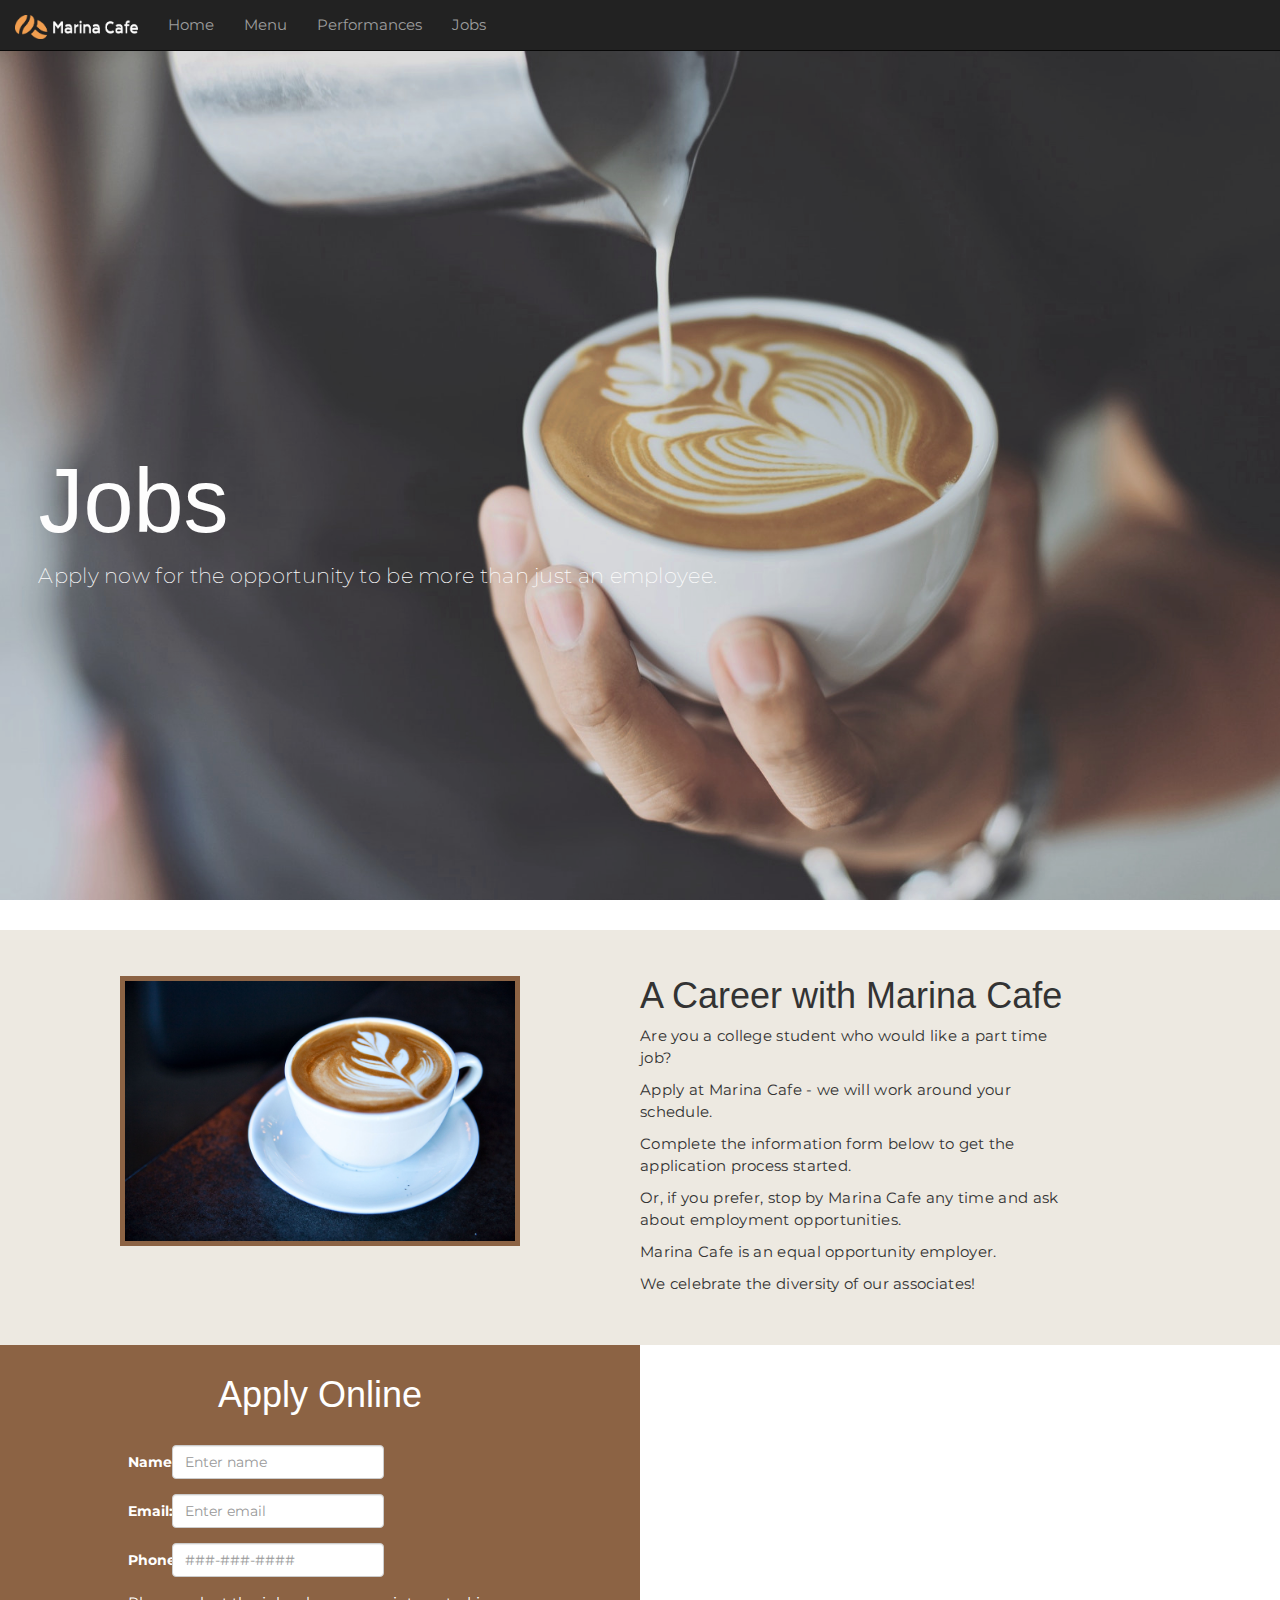
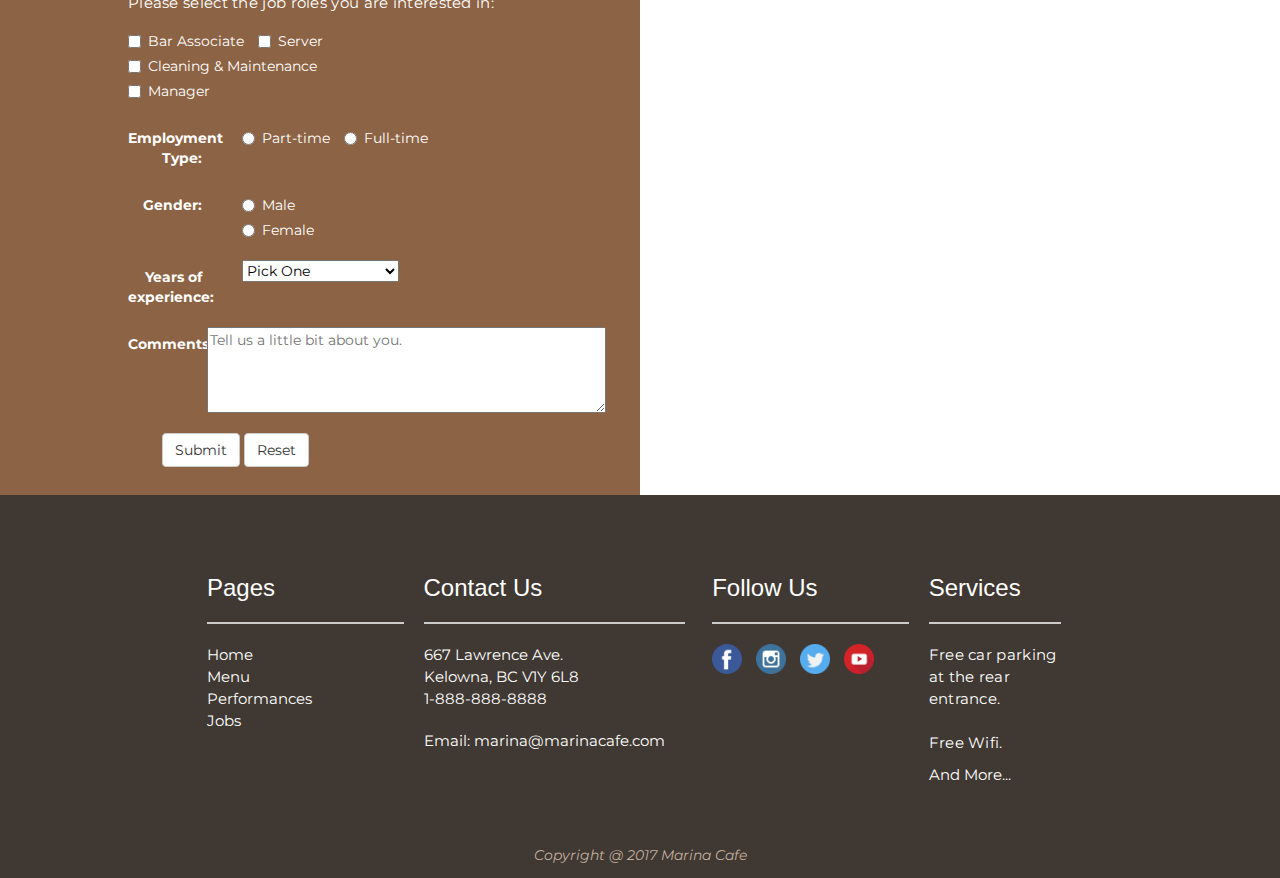
<file: job.html>
<!DOCTYPE html>
<html>

<head>
    <meta charset="utf-8">
    <title>
        Marina Cafe Jobs
    </title>
    <meta content="IE=edge" http-equiv="X-UA-Compatible">
    <meta content="BCIT CST: Web Development Assignment 2" name="description">
    <meta content="width=device-width, initial-scale=1, user-scalable=0" name="viewport">
    <link href="images/icon.ico" rel="shortcut icon">
    <!-- Stylesheet -->
    <link href="css/bootstrap.min.css" rel="stylesheet">
    <link href="css/main.css" rel="stylesheet">
    <link href="https://fonts.googleapis.com/css?family=Montserrat" rel="stylesheet">
    <!-- END stylesheet -->
</head>

<body>
    <nav class="navbar navbar-inverse navbar-fixed-top">
        <div class="container-fluid">
            <div class="navbar-header">
                <a class="navbar-brand" href="index.html"><img alt="Logo" id="logo" src="images/logo.png">
                </a>
                <button class="navbar-toggle" data-target=".navbar-ex1-collapse" data-toggle="collapse" type="button"><span class="sr-only">Toggle navigation</span> <span class="icon-bar"></span> <span class="icon-bar"></span> <span class="icon-bar"></span>
                </button>
            </div>
            <div class="collapse navbar-collapse navbar-ex1-collapse">
                <ul class="nav navbar-nav">
                    <li>
                        <a href="index.html">Home</a>
                    </li>
                    <li>
                        <a href="menu.html">Menu</a>
                    </li>
                    <li>
                        <a href="performance.html">Performances</a>
                    </li>
                    <li>
                        <a href="job.html">Jobs</a>
                    </li>
                </ul>
            </div>
        </div>
    </nav>
    <div class="jumbotron">
        <div class="parallax" id="banner1" style="background-image: url('images/banner8.jpg')">
            <div class="intro">
                <h1>
                        Jobs
                    </h1>
                <p>
                    Apply now for the opportunity to be more than just an employee.
                </p>
            </div>
        </div>
    </div>
    <div class="job-title container-fluid">
        <div class="col-lg-6 col-md-6 col-sm-6 col-xs-12 hidden-sm hidden-xs">
            <img alt="Coffee cup" class="center-block coffee-cup" src="images/job-coffee.jpg">
        </div>
        <div class="col-lg-4 col-md-6 col-sm-12 col-xs-12">
            <h1>
                    A Career with Marina Cafe
                </h1>
            <p>
                Are you a college student who would like a part time job?
            </p>
            <p>
                Apply at Marina Cafe - we will work around your schedule.
            </p>
            <p>
                Complete the information form below to get the application process started.
            </p>
            <p>
                Or, if you prefer, stop by Marina Cafe any time and ask about employment opportunities.
            </p>
            <p>
                Marina Cafe is an equal opportunity employer.
            </p>
            <p>
                We celebrate the diversity of our associates!
            </p>
        </div>
    </div>
    <div class="container-fluid">
        <div class="hidden-lg col-ms-12 col-sm-12 hidden-xs parallax" id="banner5-2" style="background-image: url('images/banner5.jpg')">
        </div>
        <div class="apply col-lg-6 col-md-12 col-xs-12">
            <h1>
                    Apply Online
                </h1>
            <form class="form-horizontal" method="post" action="job_application.php">
                <div class="form-group">
                    <label class="control-label col-sm-1" for="name">Name:</label>
                    <div class="col-sm-7">
                        <input type="text" class="form-control" id="name" placeholder="Enter name" required="required">
                    </div>
                </div>
                <div class="form-group">
                    <label class="control-label col-sm-1" for="email">Email:</label>
                    <div class="col-sm-7">
                        <input type="email" class="form-control" id="email" placeholder="Enter email" required="required">
                    </div>
                </div>
                <div class="form-group">
                    <label class="control-label col-sm-1" for="phone">Phone:</label>
                    <div class="col-sm-7">
                        <input type="tel" class="form-control" id="phone" placeholder="###-###-####" required="required">
                    </div>
                </div>
                <p>Please select the job roles you are interested in:</p>
                <div class="form-group">
                    <div class="col-sm-offset-0 col-sm-8">
                        <div class="checkbox">
                            <label>
                                <input type="checkbox" name="bar" id="bar" value="yes">Bar Associate</label>
                            <label>
                                <input type="checkbox" name="server" id="server" value="yes">Server</label>
                            <label>
                                <input type="checkbox" name="clean" id="clean" value="yes">Cleaning & Maintenance</label>
                            <label>
                                <input type="checkbox" name="manager" id="manager" value="yes">Manager</label>
                        </div>
                    </div>
                </div>
                <div class="form-group">
                    <label class="control-label col-sm-3">Employment Type:</label>
                    <div class="col-sm-offset-0 col-sm-7">
                        <div class="radio">
                            <label>
                                <input type="radio" name="employmentType" id="typePart" value="part">Part-time</label>
                            <label>
                                <input type="radio" name="employmentType" id="typeFull" value="full">Full-time</label>
                        </div>
                    </div>
                </div>
                <div class="form-group">
                    <label class="control-label col-sm-3">Gender:</label>
                    <div class="col-sm-offset-0 col-sm-4">
                        <div class="radio">
                            <label>
                                <input type="radio" name="gender" id="genderMale" value="male">Male</label>
                            <label>
                                <input type="radio" name="gender" id="genderFemale" value="female">Female</label>
                        </div>
                    </div>
                </div>
                <div class="form-group">
                    <label class="control-label col-sm-3" for="experience">Years of experience:</label>
                    <div class="col-sm-offset-0 col-sm-4">
                        <select size="1" name="experience" id="experience">
                            <option>Pick One</option>
                            <option value="No experience">No experience</option>
                            <option value="Less than 1 year">Less than 1 year</option>
                            <option value="More than 1 year">More than 1 year</option>
                        </select>
                    </div>
                </div>
                <div class="form-group">
                    <label class="control-label col-sm-2" for="comments">Comments:</label>
                    <div class="col-sm-7">
                        <textarea name="comments" id="comments" cols="40" rows="4" placeholder="Tell us a little bit about you."></textarea>
                    </div>
                </div>
                <div class="form-group">
                    <div class="col-sm-offset-1 col-sm-7">
                        <button type="submit" class="btn btn-default">Submit</button>
                        <button type="reset" class="btn btn-default">Reset</button>
                    </div>
                </div>
            </form>
        </div>
        <div class="col-lg-6 hidden-md hidden-sm hidden-xs parallax" id="banner5" style="background-image: url('images/banner5.jpg')">
        </div>
    </div>
    <footer class="container-fluid">
        <div class="footer">
            <div class="col-lg-3 col-sm-6">
                <h3>
                        Pages
                    </h3>
                <hr>
                <ul>
                    <li>
                        <a href="index.html">Home</a>
                    </li>
                    <li>
                        <a href="menu.html">Menu</a>
                    </li>
                    <li>
                        <a href="performance.html">Performances</a>
                    </li>
                    <li>
                        <a href="job.html">Jobs</a>
                    </li>
                </ul>
            </div>
            <div class="col-lg-4 col-sm-6">
                <h3>
                        Contact Us
                    </h3>
                <hr>
                <address>
                        667 Lawrence Ave.<br>
                        Kelowna, BC V1Y 6L8<br>
                        1-888-888-8888
                    </address><a href='mailt&#111;&#58;mari&#110;a&#64;m%6&#49;r&#105;nac%61fe&#46;%&#54;3&#111;&#37;6D'>Email: marina@marinacafe.com</a>

            </div>
            <div class="col-lg-3 col-sm-6">
                <h3>
                        Follow Us
                    </h3>
                <hr>
                <ul class="list-inline">
                    <li>
                        <a href="#"><img alt="facebook-icon" src="images/facebook.png">
                        </a>
                    </li>
                    <li>
                        <a href="#"><img alt="instagram-icon" src="images/instagram.png">
                        </a>
                    </li>
                    <li>
                        <a href="#"><img alt="twitter-icon" src="images/twitter.png">
                        </a>
                    </li>
                    <li>
                        <a href="#"><img alt="youtube-icon" src="images/youtube.png">
                        </a>
                    </li>
                </ul>
            </div>
            <div class="col-lg-2 col-sm-6">
                <h3>
                        Services
                    </h3>
                <hr>
                <p>
                    Free car parking at the rear entrance.
                    <br />
                    <br /> Free Wifi.
                </p>
                <a href="menu.html">
                    And More...
                </a>
            </div>
        </div>
    </footer>
    <div class="container-fluid copyright">
        <em>Copyright @ 2017 Marina Cafe</em>
    </div>
    <script src="js/jquery-3.2.1.min.js">
    </script>
    <script src="js/bootstrap.min.js">
    </script>
</body>

</html>
</file>
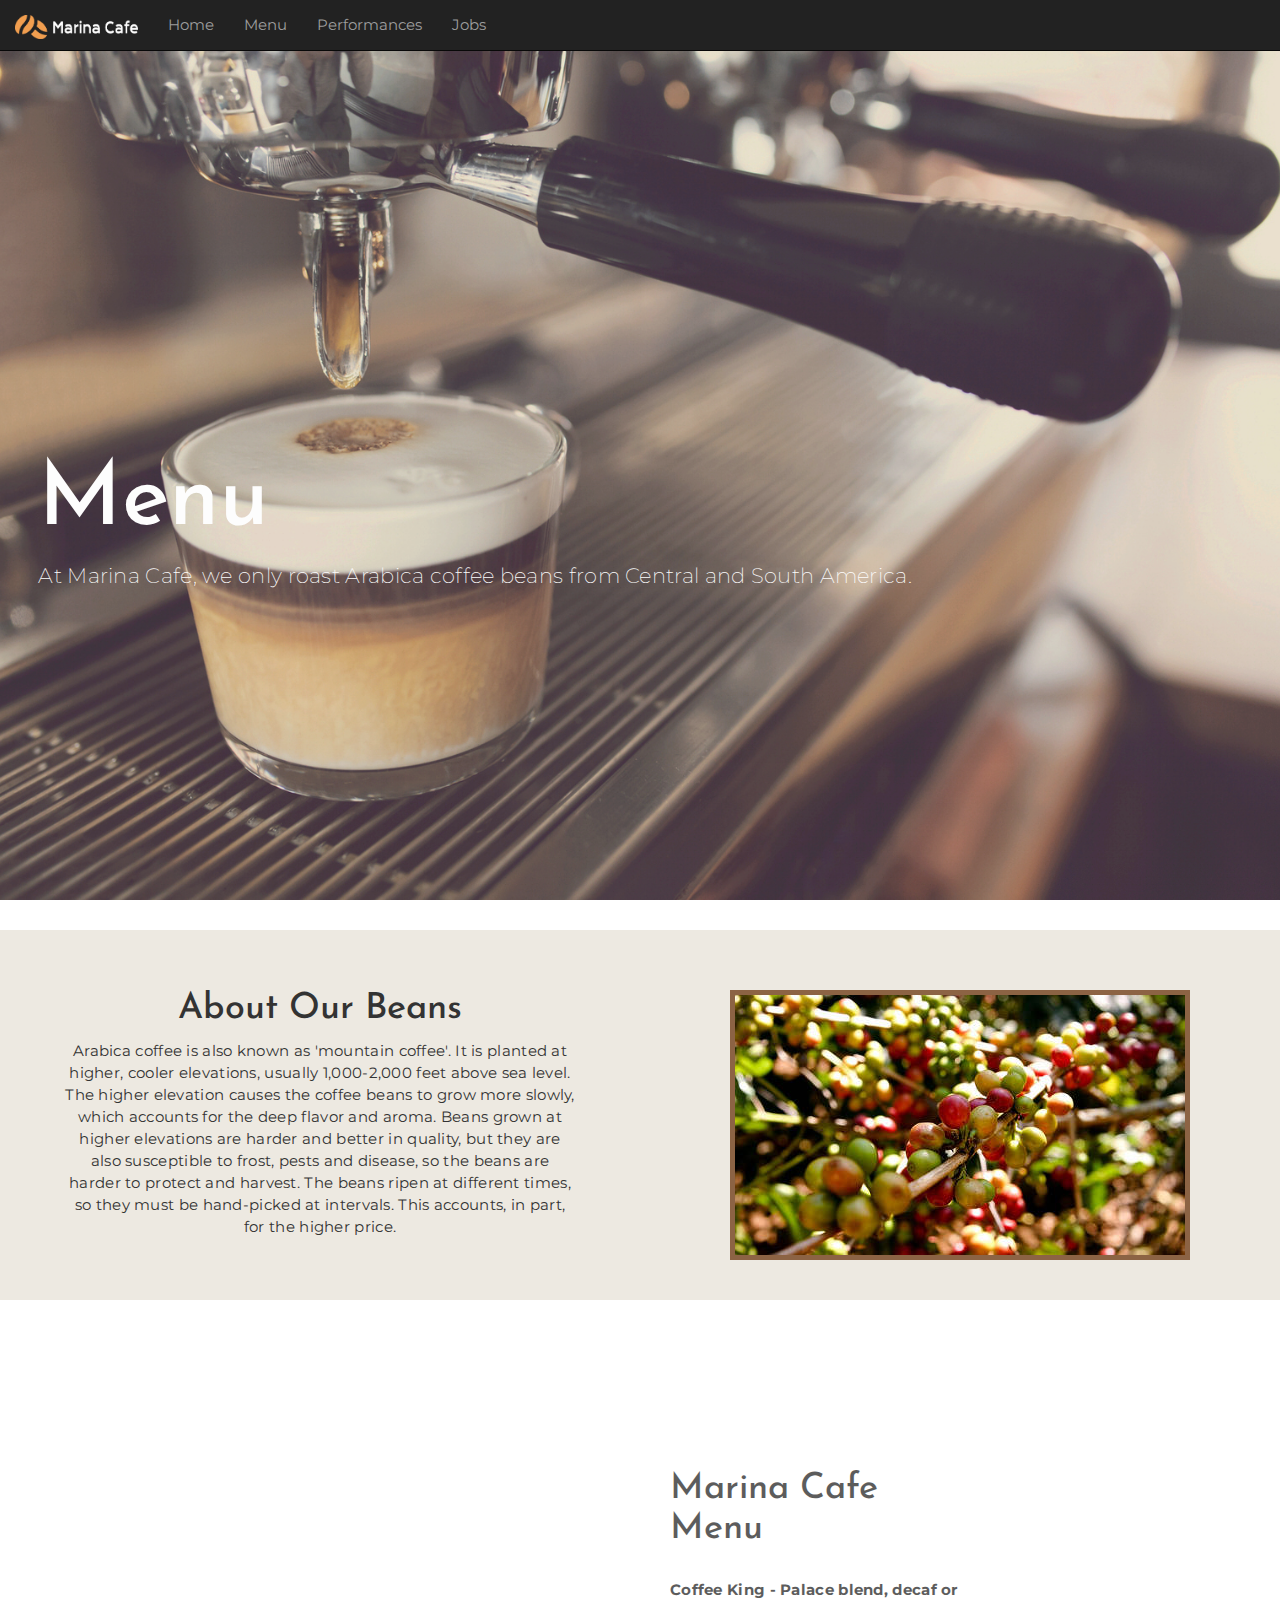
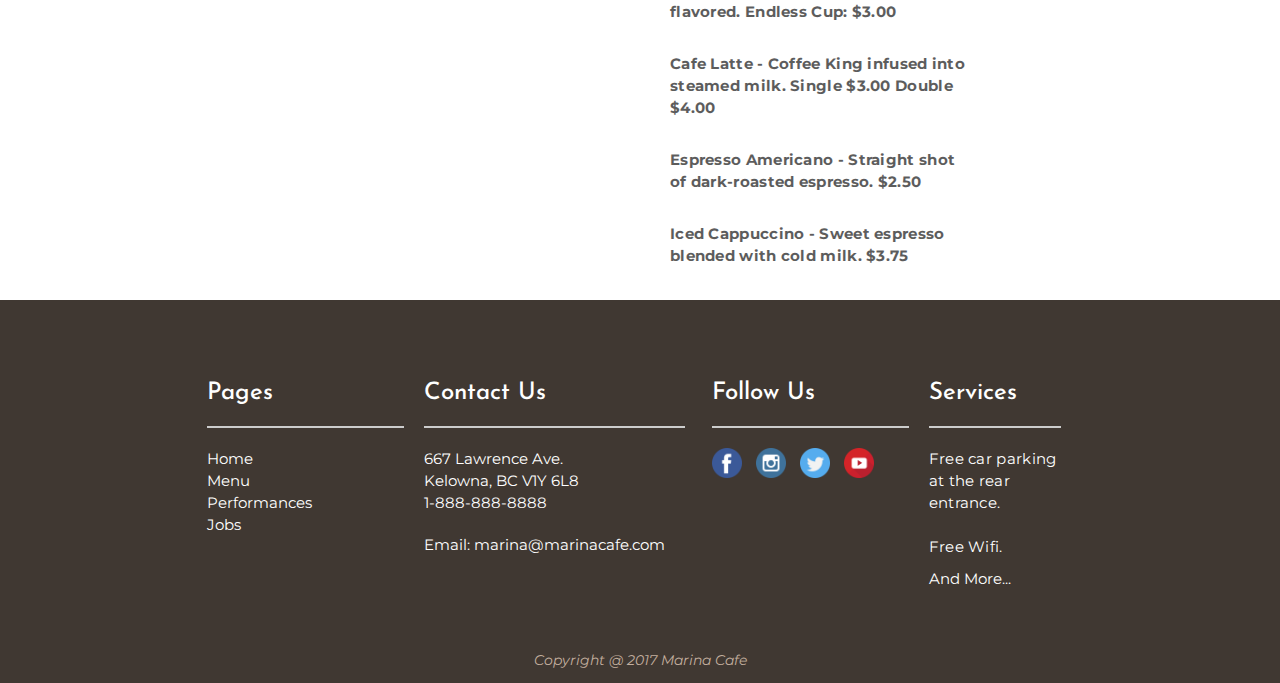
<file: menu.html>
<!DOCTYPE html>
<html>

<head>
    <meta charset="utf-8">
    <title>
        Marina Cafe Menu
    </title>
    <meta content="IE=edge" http-equiv="X-UA-Compatible">
    <meta content="BCIT CST: Web Development Assignment 2" name="description">
    <meta content="width=device-width, initial-scale=1, user-scalable=0" name="viewport">
    <link href="images/icon.ico" rel="shortcut icon">
    <!-- Stylesheet -->
    <link href="css/bootstrap.min.css" rel="stylesheet">
    <link href="css/main.css" rel="stylesheet">
    <link href="https://fonts.googleapis.com/css?family=Montserrat" rel="stylesheet">
    <link href="https://fonts.googleapis.com/css?family=Josefin+Sans:600" rel="stylesheet">
    <!-- END stylesheet -->
</head>

<body>
    <nav class="navbar navbar-inverse navbar-fixed-top">
        <div class="container-fluid">
            <div class="navbar-header">
                <a class="navbar-brand" href="index.html"><img alt="Logo" id="logo" src="images/logo.png">
                </a>
                <button class="navbar-toggle" data-target=".navbar-ex1-collapse" data-toggle="collapse" type="button"><span class="sr-only">Toggle navigation</span> <span class="icon-bar"></span> <span class="icon-bar"></span> <span class="icon-bar"></span>
                </button>
            </div>
            <div class="collapse navbar-collapse navbar-ex1-collapse">
                <ul class="nav navbar-nav">
                    <li>
                        <a href="index.html">Home</a>
                    </li>
                    <li>
                        <a href="menu.html">Menu</a>
                    </li>
                    <li>
                        <a href="performance.html">Performances</a>
                    </li>
                    <li>
                        <a href="job.html">Jobs</a>
                    </li>
                </ul>
            </div>
        </div>
    </nav>
    <div class="jumbotron">
        <div class="parallax" id="banner1" style="background-image: url('images/banner7.jpg')">
            <div class="intro">
                <h1>
                    Menu
                    </h1>
                <p>
                    At Marina Cafe, we only roast Arabica coffee beans from Central and South America.
                </p>
            </div>
        </div>
    </div>
    <div class="about-beans container-fluid">
        <div class="col-lg-6 col-md-6 col-sm-12 col-xs-12">
            <h1>
                    About Our Beans
                </h1>
            <p>
                Arabica coffee is also known as 'mountain coffee'. It is planted at higher, cooler elevations, usually 1,000-2,000 feet above sea level. The higher elevation causes the coffee beans to grow more slowly, which accounts for the deep flavor and aroma. Beans grown at higher elevations are harder and better in quality, but they are also susceptible to frost, pests and disease, so the beans are harder to protect and harvest. The beans ripen at different times, so they must be hand-picked at intervals. This accounts, in part, for the higher price.
            </p>
        </div>
        <div class="col-lg-6 col-md-6 hidden-xs hidden-sm">
            <img alt="Arabica Beans" class="arabica" src="images/arabica.jpg">
        </div>
    </div>
    <div class="container-fluid parallax" id="banner4" style="background-image: url('images/banner4.jpg')">
        <div class="col-lg-6 cold-md-6 col-xs-12">
        </div>
        <div class="col-lg-6 col-md-12 col-xs-12 menu-items">
            <div class="col-lg-6 col-md-12 col-xs-12 menu-text">
                <h1>
                    Marina Cafe Menu
                </h1>
                <br />
                <p>
                    Coffee King - Palace blend, decaf or flavored. Endless Cup: $3.00
                </p>
                <br />
                <p>
                    Cafe Latte - Coffee King infused into steamed milk. Single $3.00 Double $4.00
                </p>
                <br />
                <p>
                    Espresso Americano - Straight shot of dark-roasted espresso. $2.50
                </p>
                <br />
                <p>
                    Iced Cappuccino - Sweet espresso blended with cold milk. $3.75
                </p>
                <br />
            </div>
        </div>
    </div>
    <footer class="container-fluid">
        <div class="footer">
            <div class="col-lg-3 col-sm-6">
                <h3>
                        Pages
                    </h3>
                <hr>
                <ul>
                    <li>
                        <a href="index.html">Home</a>
                    </li>
                    <li>
                        <a href="menu.html">Menu</a>
                    </li>
                    <li>
                        <a href="performance.html">Performances</a>
                    </li>
                    <li>
                        <a href="job.html">Jobs</a>
                    </li>
                </ul>
            </div>
            <div class="col-lg-4 col-sm-6">
                <h3>
                        Contact Us
                    </h3>
                <hr>
                <address>
                        667 Lawrence Ave.<br>
                        Kelowna, BC V1Y 6L8<br>
                        1-888-888-8888
                    </address><a href='mailt&#111;&#58;mari&#110;a&#64;m%6&#49;r&#105;nac%61fe&#46;%&#54;3&#111;&#37;6D'>Email: marina@marinacafe.com</a>

            </div>
            <div class="col-lg-3 col-sm-6">
                <h3>
                        Follow Us
                    </h3>
                <hr>
                <ul class="list-inline">
                    <li>
                        <a href="#"><img alt="facebook-icon" src="images/facebook.png">
                        </a>
                    </li>
                    <li>
                        <a href="#"><img alt="instagram-icon" src="images/instagram.png">
                        </a>
                    </li>
                    <li>
                        <a href="#"><img alt="twitter-icon" src="images/twitter.png">
                        </a>
                    </li>
                    <li>
                        <a href="#"><img alt="youtube-icon" src="images/youtube.png">
                        </a>
                    </li>
                </ul>
            </div>
            <div class="col-lg-2 col-sm-6">
                <h3>
                        Services
                    </h3>
                <hr>
                <p>
                    Free car parking at the rear entrance.
                    <br />
                    <br /> Free Wifi.
                </p>
                <a href="menu.html">
                    And More...
                </a>
            </div>
        </div>
    </footer>
    <div class="container-fluid copyright">
        <em>Copyright @ 2017 Marina Cafe</em>
    </div>
    <script src="js/jquery-3.2.1.min.js">
    </script>
    <script src="js/bootstrap.min.js">
    </script>
</body>

</html>
</file>
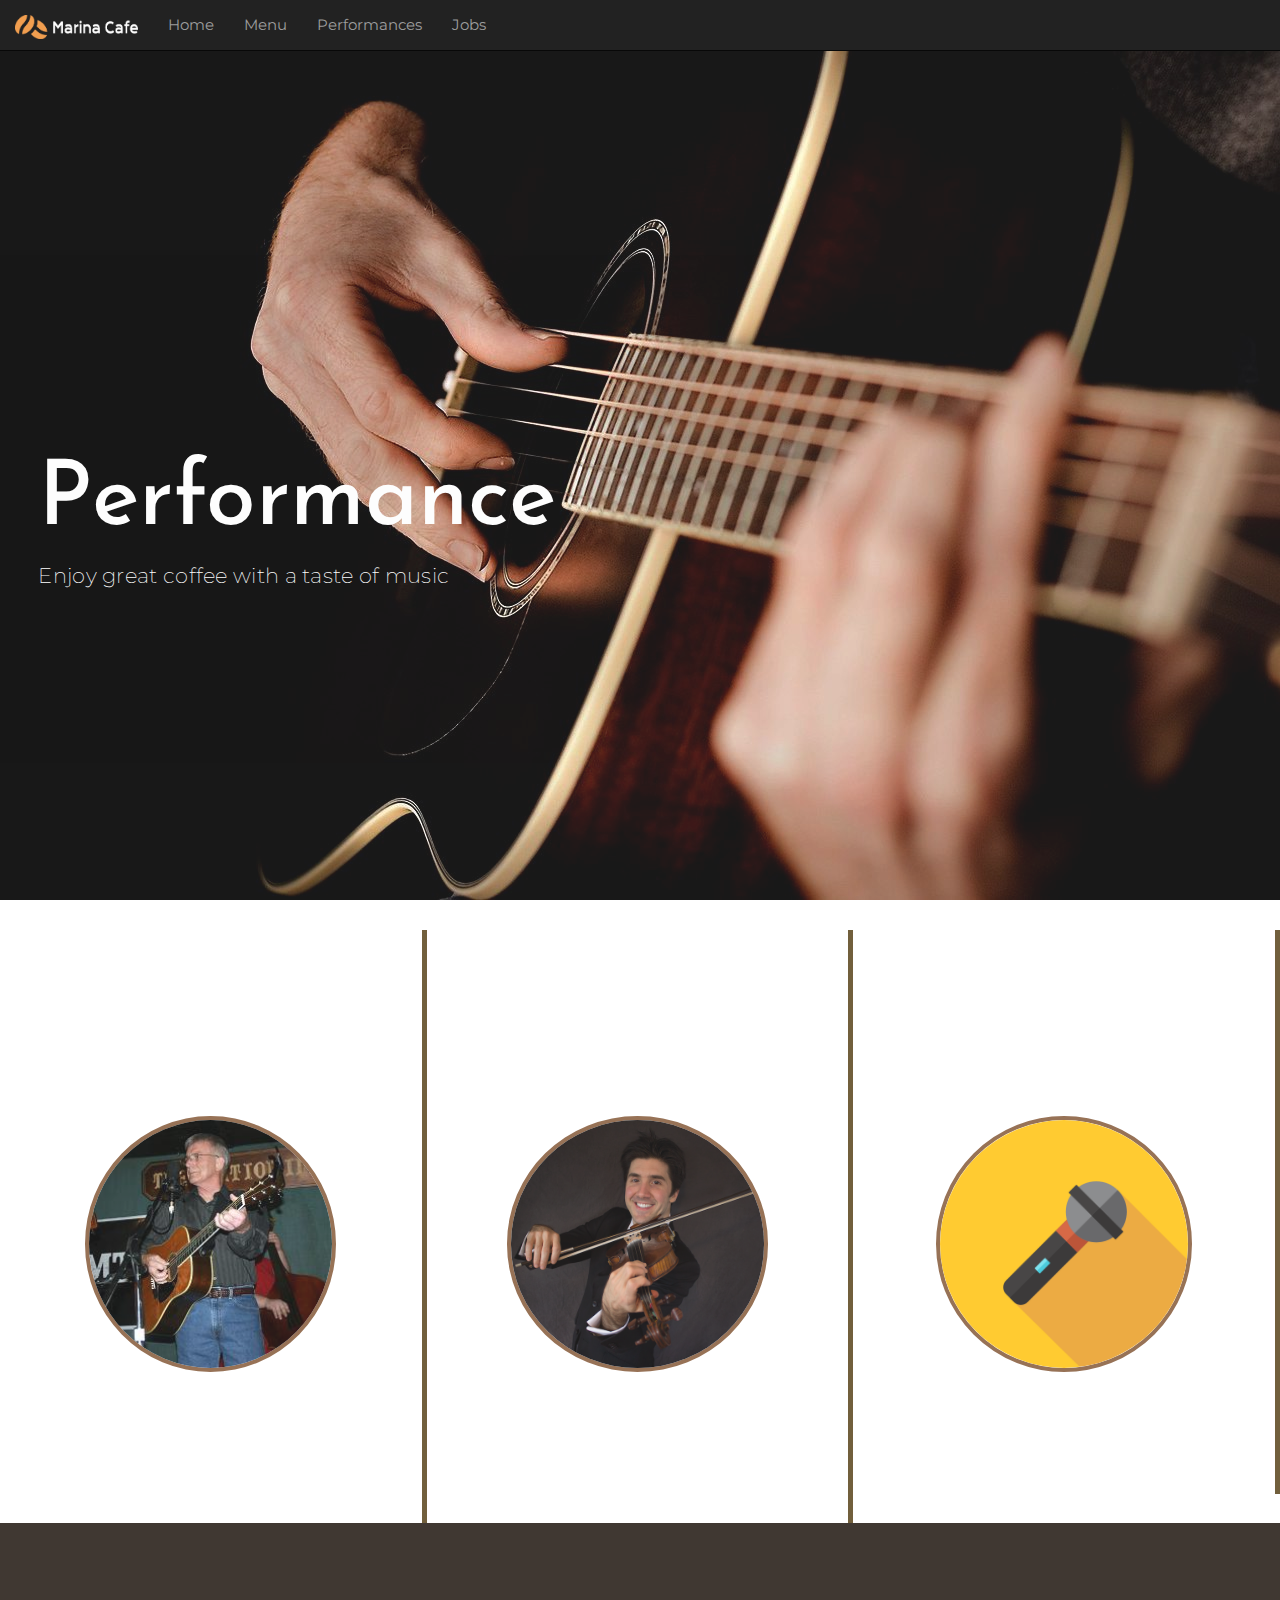
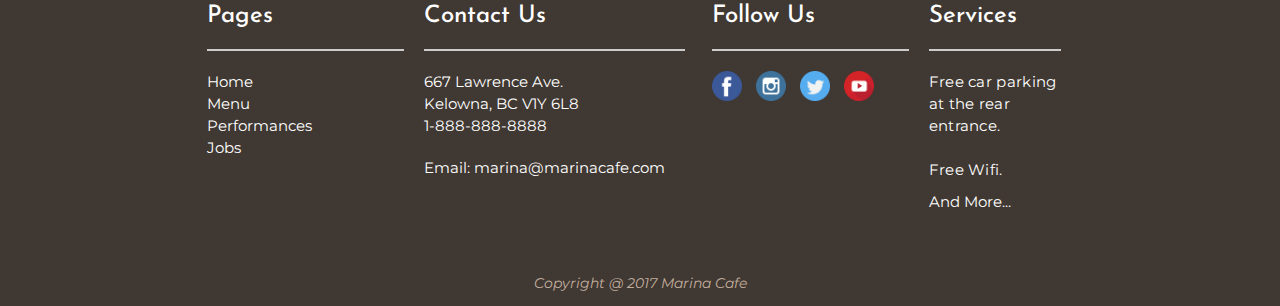
<file: performance.html>
<!DOCTYPE html>
<html>

<head>
    <meta charset="utf-8">
    <title>
        Marina Cafe Performance
    </title>
    <meta content="IE=edge" http-equiv="X-UA-Compatible">
    <meta content="BCIT CST: Web Development Assignment 2" name="description">
    <meta content="width=device-width, initial-scale=1, user-scalable=0" name="viewport">
    <link href="images/icon.ico" rel="shortcut icon">
    <!-- Stylesheet -->
    <link href="css/bootstrap.min.css" rel="stylesheet">
    <link href="css/main.css" rel="stylesheet">
    <link href="https://fonts.googleapis.com/css?family=Montserrat" rel="stylesheet">
    <link href="https://fonts.googleapis.com/css?family=Josefin+Sans:600" rel="stylesheet">
    <!-- END stylesheet -->
</head>

<body>
    <nav class="navbar navbar-inverse navbar-fixed-top">
        <div class="container-fluid">
            <div class="navbar-header">
                <a class="navbar-brand" href="index.html"><img alt="Logo" id="logo" src="images/logo.png">
                </a>
                <button class="navbar-toggle" data-target=".navbar-ex1-collapse" data-toggle="collapse" type="button"><span class="sr-only">Toggle navigation</span> <span class="icon-bar"></span> <span class="icon-bar"></span> <span class="icon-bar"></span>
                </button>
            </div>
            <div class="collapse navbar-collapse navbar-ex1-collapse">
                <ul class="nav navbar-nav">
                    <li>
                        <a href="index.html">Home</a>
                    </li>
                    <li>
                        <a href="menu.html">Menu</a>
                    </li>
                    <li>
                        <a href="performance.html">Performances</a>
                    </li>
                    <li>
                        <a href="job.html">Jobs</a>
                    </li>
                </ul>
            </div>
        </div>
    </nav>
    <div class="jumbotron">
        <div class="parallax" id="banner1" style="background-image: url('images/banner6.jpg')">
            <div class="intro performance-title">
                <h1>
                        Performance
                    </h1>
                <p>
                    Enjoy great coffee with a taste of music
                </p>
            </div>
        </div>
    </div>
    <div class="container-fluid parallax performance-parallax" style="background-image: url('images/banner9.jpg')">
        <div class="col-lg-4 col-md-12 col-sm-12 col-xs-12 performance-event">
            <p>November 2017</p>
            <h1>J.T.Gray</h1>

            <img src="images/JTGray.jpg" alt="J.T.Gray" class="portrait" />

            <p>
                J.T.Gray will be back to entertain us with his unique folk music.
            </p>
            <hr />
        </div>
        <div class="col-lg-4 col-md-12 col-sm-12 col-xs-12 performance-event">
            <p>December 2017</p>
            <h1>Brian Arrowwood</h1>
            <img src="images/brian_portrait.png" alt="Brian" class="portrait" />
            <p>
                Brian Arrowwood will sooth your soul with his violin music!
            </p>
            <hr />
        </div>
        <div class="col-lg-4 col-md-12 col-sm-12 col-xs-12 performance-event">
            <p>March 2018</p>
            <h1>Karaoke Night!!!</h1>
            <img src="images/karaoke.png" alt="Karaoke" class="portrait" />
            <p>
                Free for everyone.
            </p>

        </div>
    </div>
    <footer class="container-fluid">
        <div class="footer">
            <div class="col-lg-3 col-sm-6">
                <h3>
                        Pages
                    </h3>
                <hr>
                <ul>
                    <li>
                        <a href="index.html">Home</a>
                    </li>
                    <li>
                        <a href="menu.html">Menu</a>
                    </li>
                    <li>
                        <a href="performance.html">Performances</a>
                    </li>
                    <li>
                        <a href="job.html">Jobs</a>
                    </li>
                </ul>
            </div>
            <div class="col-lg-4 col-sm-6">
                <h3>
                        Contact Us
                    </h3>
                <hr>
                <address>
                        667 Lawrence Ave.<br>
                        Kelowna, BC V1Y 6L8<br>
                        1-888-888-8888
                    </address><a href='mailt&#111;&#58;mari&#110;a&#64;m%6&#49;r&#105;nac%61fe&#46;%&#54;3&#111;&#37;6D'>Email: marina@marinacafe.com</a>

            </div>
            <div class="col-lg-3 col-sm-6">
                <h3>
                        Follow Us
                    </h3>
                <hr>
                <ul class="list-inline">
                    <li>
                        <a href="#"><img alt="facebook-icon" src="images/facebook.png">
                        </a>
                    </li>
                    <li>
                        <a href="#"><img alt="instagram-icon" src="images/instagram.png">
                        </a>
                    </li>
                    <li>
                        <a href="#"><img alt="twitter-icon" src="images/twitter.png">
                        </a>
                    </li>
                    <li>
                        <a href="#"><img alt="youtube-icon" src="images/youtube.png">
                        </a>
                    </li>
                </ul>
            </div>
            <div class="col-lg-2 col-sm-6">
                <h3>
                        Services
                    </h3>
                <hr>
                <p>
                    Free car parking at the rear entrance.
                    <br />
                    <br /> Free Wifi.
                </p>
                <a href="menu.html">
                    And More...
                </a>
            </div>
        </div>
    </footer>
    <div class="container-fluid copyright">
        <em>Copyright @ 2017 Marina Cafe</em>
    </div>
    <script src="js/jquery-3.2.1.min.js">
    </script>
    <script src="js/bootstrap.min.js">
    </script>
</body>

</html>
</file>
<file: css/main.css>
/* General Styling and Home Page */

body {
    font-family: 'Montserrat', sans-serif;
}
h1,
h2,
h3 {
    font-family: 'Josefin Sans', sans-serif;
}
.col-xs-6,
.col-sm-6,
.col-md-6,
.col-lg-6,
.container-fluid {
    padding-right: 0px;
    padding-left: 0px;
}
ul {
    list-style: none;
    padding-left: 0px;
}
#logo {
    height: 120%;
}
.navbar-nav {
    text-align: center;
}
.navbar-brand {
    padding-left: 30px;
}
.intro {
    z-index: 2;
    padding-top: 30%;
    padding-left: 3%;
    color: white;
}
.intro h1 {
    font-size: 90px;
}
.jumbotron,
.parallax {
    height: 100vh;
}
.parallax {
    opacity: 0.9;
    background-attachment: fixed;
    background-position: center;
    background-repeat: no-repeat;
    background-size: cover;
    z-index: 1;
}
.introduction {
    background-color: #ede9e1;
    text-align: center;
    height: auto;
    padding-top: 5%;
    padding-bottom: 40px;
}
.owner {
    height: auto;
    width: 250px;
    border: 5px solid #8c6344;
    margin-bottom: 10px;
}
.our-products {
    text-align: center;
    background-color: #8c6344;
    color: white;
    padding-top: 10%;
    padding-left: 100px;
    padding-right: 100px;
    height: 500px;
    z-index: 2;
}
.menu-list {
    height: 50%;
}
.product-list {
    height: 100%;
    color: white;
    text-align: center;
}
.product-img {
    width: 35%;
    height: auto;
    margin: 8% auto 20px auto;
    display: block;
}
#banner2 {
    height: 500px;
}
#banner3 {
    height: 500px;
}
#banner4 {
    height: 600px;
    background-repeat: no-repeat;
    background-size: cover;
}
#banner5 {
    height: 750px;
}
.performance {
    background-color: #ede9e1;
    text-align: center;
    height: 500px;
}
.performance-artist {
    height: 100%;
}
.performance-artist img {
    width: 200px;
    height: auto;
    display: inline-block;
    margin: 30px auto;
    border: 4px solid #b58764;
}
#special-guests {
    padding-top: 2%;
    color: white;
    text-align: center;
    font-size: 60px;
}
.about-beans {
    text-align: center;
    padding-top: 40px;
    padding-bottom: 20px;
    background-color: #ede9e1;
}
.about-beans p {
    padding-left: 10%;
    padding-right: 10%;
}
.arabica {
    margin: 20px 0 20px 0;
    border: 5px solid #8c6344;
}
.menu-items {
    background-color: #ffffff;
    opacity: 0.7;
    background-attachment: fixed;
    background-position: center;
    margin-top: 150px;
    padding-left: 30px;
}
.menu-text {
    color: #000000;
    font-weight: bold;
}
.job-title {
    background-color: #ede9e1;
    height: auto;
    padding-top: 2%;
    padding-bottom: 40px;
}
.coffee-cup {
    height: auto;
    width: 400px;
    border: 5px solid #8c6344;
    margin-top: 20px;
}
.apply h1 {
    padding-bottom: 20px;
    margin-left: 90px;
    margin-top: 30px;
}
.apply {
    text-align: left;
    background-color: #8c6344;
    color: white;
    padding-left: 10%;
    padding-right: 10%;
    height: 750px;
    z-index: 2;
}
label {
    padding-bottom: 5px;
    margin-right: 10px;
}
input {
    color: #000000;
}
select {
    color: #000000;
    padding-right: 20px;
}
textarea {
    color: #000000;
    padding-right: 20px;
}
footer {
    min-height: 350px;
    height: 100%;
    background-color: #403832;
    padding: 60px 0px 0px 130px;
}
footer a {
    text-decoration: none;
    color: white;
}
footer a:hover {
    text-decoration: none;
    color: rgb(162, 162, 162);
}
.footer {
    max-width: 70%;
    width: 100%;
    margin-right: auto;
    margin-left: auto;
    padding-left: 15px;
    padding-right: 15px;
    color: white;
}
.copyright {
    color: #c3af9f;
    text-align: center;
    background-color: #403832;
    padding-bottom: 1%;
}
hr {
    width: 90%;
    margin-left: 0px;
    border: 0.5px solid #ccc;
}
.list-inline {
    display: inline;
}
.list-inline img {
    width: 30px;
    height: auto;
    transition: .3s;
}
.list-inline img:hover {
    transform: scale(1.4);
}
#brian img,
#jgtgray img {
    margin-top: 10%;
    border: 3px white solid;
    border-radius: 20px;
}
.about-btn,
.menu-btn {
    border-radius: 40px;
    width: 200px;
    height: 50px;
    padding-top: 10px;
    color: white;
    background-color: #ce6d06;
    text-align: center;
    font-size: 20px;
    transition: 0.5s;
}
.about-btn:hover {
    background-color: black;
    color: #ede9e1;
}
.menu-btn:hover {
    background-color: white;
    color: #8c6344;
}
.portrait {
    height: 20vw;
    width: auto;
    border: 4px solid #8c6344;
    border-radius: 50%;
}
/* End of General Styling and Home Page */

@media screen and (min-width: 1240px) {
    p {
        letter-spacing: .3px;
    }
    p,
    a,
    address {
        font-size: 1.1em;
    }
    #brian p,
    #jgtgray p {
        color: white;
        font-size: 25px;
    }
    #performance-info {
        padding-top: 100px;
        padding-left: 100px;
        padding-right: 100px;
    }
    .performance-event {
        text-align: center;
        color: white;
        border-right: 5px rgb(98, 78, 39) solid;
        padding-bottom: 5%;
        padding-top: 5%;
    }
    .performance-event p {
        font-size: 20px;
        padding-top: 5%;
        padding-left: 2%;
        padding-right: 2%;
    }
    .performance-event h1 {
        font-size: 40px;
    }
    .performance-parallax {
        height: auto;
    }
    .performance-parallax hr {
        display: none;
    }
}
@media screen and (min-width: 768px) and (max-width: 1025px) {
    .intro {
        padding-top: 30vh;
        text-align: center;
        padding-left: 0px;
    }
    .intro h1 {
        font-size: 120px;
    }
    .intro p {
        padding-left: 5%;
        padding-right: 5%;
    }
    h1 {
        font-size: 40px;
    }
    .parallax {
        height: 65vh;
    }
    .jumbotron {
        height: 65vh;
    }
    .owner {
        width: 150px;
        height: auto;
    }
    #banner2 {
        height: auto;
        padding-bottom: 40px;
    }
    .introduction {
        min-height: 350px;
        height: 35vh;
        padding-top: 10%;
        padding-right: 30px;
    }
    .our-products {
        height: 30vh;
        min-height: 350px;
    }
    footer {
        height: auto;
        padding-top: 30px;
        padding-bottom: 30px;
    }
    #banner5-2 {
        min-height: 400px;
        height: 30vh;
    }
    .job-title p,
    .job-title h1 {
        padding-left: 10%;
    }
    .job-title {
        min-height: 400px;
        height: 35vh;
        padding-top: 50px;
    }
    .apply {
        padding-top: 30px;
    }
    .performance-event {
        color: white;
        text-align: center;
        padding-top: 30px;
    }
    .performance-parallax {
        height: auto;
        padding-bottom: 80px;
    }
    .performance-event hr {
        margin: 20px auto;
    }
    .performance-event p {
        font-size: 25px;
    }
    .performance-event h1 {
        font-size: 50px;
    }
    .portrait {
        width: 30%;
        height: auto;
    }
}
@media screen and (max-width: 767px) {
    p,
    a,
    address {
        font-size: 13px;
    }
    .intro {
        text-align: center;
        padding-top: 30vh;
        padding-left: 20px;
        padding-right: 20px;
    }
    .intro h1 {
        font-size: 80px;
    }
    .intro p {
        font-size: 17px;
    }
    .performance-title h1 {
        font-size: calc(15vw);
    }
    .introduction {
        height: auto;
        padding-top: 30px;
        padding-right: 20px;
        padding-left: 20px;
    }
    .owner {
        height: 200px;
        width: auto;
    }
    .our-products {
        height: auto;
        padding: 20px 20px 30px 20px;
    }
    .menu-list {
        height: 40%;
    }
    .product-img {
        min-width: 80px;
        width: 30%;
        margin-top: 25%;
    }
    .about-btn,
    .menu-btn {
        margin-top: 0;
        margin-bottom: 10px;
    }
    #banner2 {
        height: 400px;
    }
    .performance-artist img {
        height: auto;
        width: 70%;
    }
    footer {
        height: auto;
        padding-top: 50px;
        padding-bottom: 10px;
    }
    .footer {
        margin-left: 2%;
    }
    hr {
        width: 100%;
    }
    h2 {
        font-size: 38px;
        font-weight: bolder;
        color: white;
    }
    textarea {
        width: 100%;
    }
    #banner5 {
        display: none;
    }
    .about-beans p {
        padding-left: 5%;
        padding-right: 5%;
    }
    .job-title p,
    .job-title h1 {
        padding-left: 5%;
        padding-right: 5%;
    }
    .apply {
        height: 100%;
    }
    .portrait {
        min-width: 150px;
        width: 30vw;
        height: auto;
        margin-top: 20px;
        margin-bottom: 20px;
    }
    .performance-event {
        color: white;
        text-align: center;
    }
    .performance-event p {
        padding-top: 20px;
        font-size: 20px;
    }
    .performance-parallax {
        height: auto;
        padding-bottom: 50px;
    }
}
</file>
